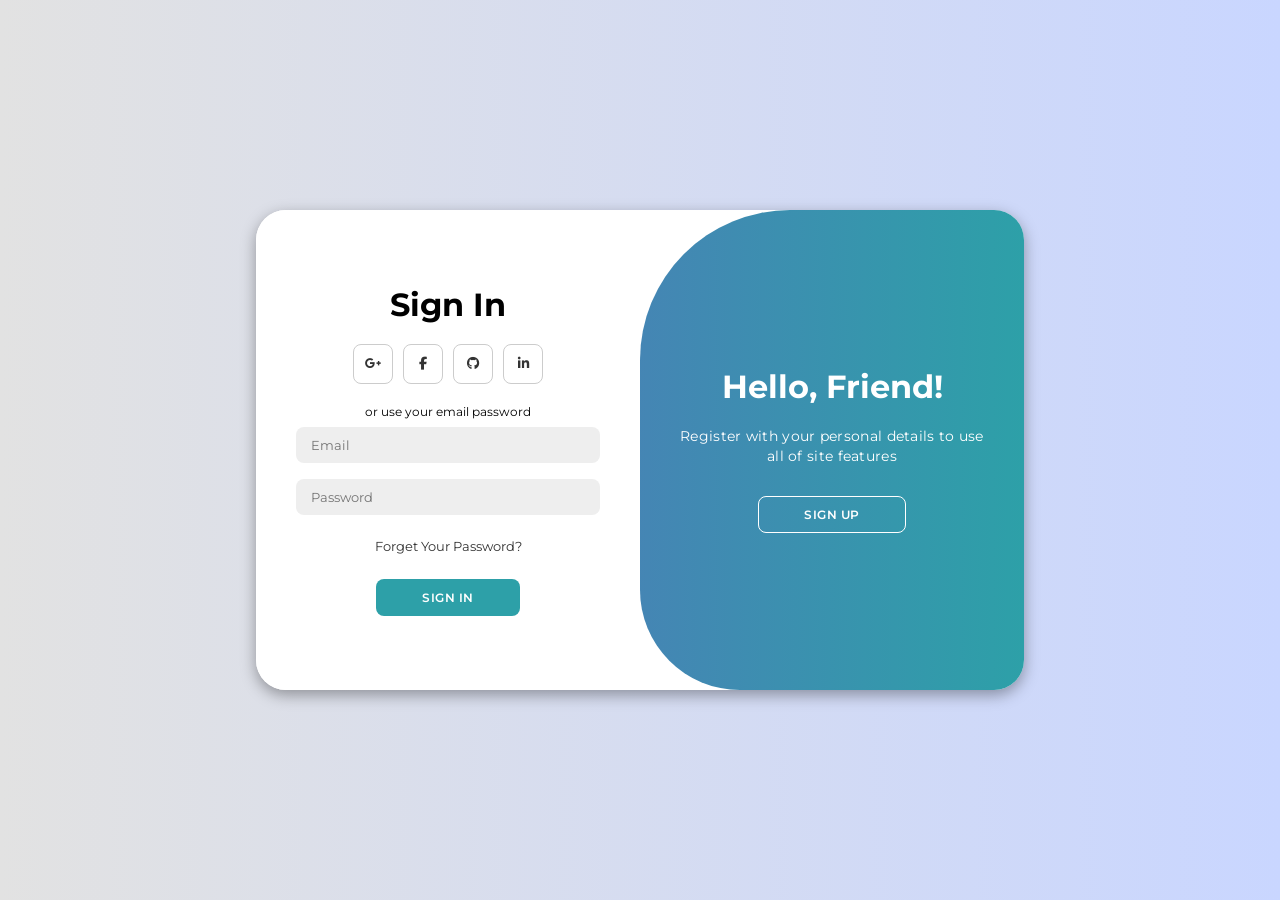
<file: index.html>
<!DOCTYPE html>
<html lang="en">
<head>
  <meta charset="UTF-8" />
  <meta name="viewport" content="width=device-width, initial-scale=1.0" />
  <link rel="stylesheet" href="https://cdnjs.cloudflare.com/ajax/libs/font-awesome/6.4.2/css/all.min.css" />
  <link rel="stylesheet" href="styles.css" />
  <title>NBSC Login | Northern Bukidnon State College</title>
</head>
<body>
  <div class="container" id="container">
    <div class="form-container sign-up">
      <form id="signupForm">
        <h1>Create Account</h1>
        <div class="social-icons">
          <a href="#" class="icon"><i class="fa-brands fa-google-plus-g"></i></a>
          <a href="#" class="icon"><i class="fa-brands fa-facebook-f"></i></a>
          <a href="#" class="icon"><i class="fa-brands fa-github"></i></a>
          <a href="#" class="icon"><i class="fa-brands fa-linkedin-in"></i></a>
        </div>
        <span>or use your email for registration</span>
        <input type="text" id="signupName" placeholder="Full Name" required />
        <input type="email" id="signupEmail" placeholder="Email" required />
        <input type="password" id="signupPassword" placeholder="Password" required />
        <div id="signupError" class="error-msg"></div>
        <button type="submit">Sign Up</button>
      </form>
    </div>
    <div class="form-container sign-in">
      <form id="signinForm">
        <h1>Sign In</h1>
        <div class="social-icons">
          <a href="#" class="icon"><i class="fa-brands fa-google-plus-g"></i></a>
          <a href="#" class="icon"><i class="fa-brands fa-facebook-f"></i></a>
          <a href="#" class="icon"><i class="fa-brands fa-github"></i></a>
          <a href="#" class="icon"><i class="fa-brands fa-linkedin-in"></i></a>
        </div>
        <span>or use your email password</span>
        <input type="email" id="loginEmail" placeholder="Email" required />
        <input type="password" id="loginPassword" placeholder="Password" required />
        <a href="#" id="forgotPasswordLink">Forget Your Password?</a>
        <div id="loginError" class="error-msg"></div>
        <button type="submit">Sign In</button>
      </form>
    </div>
    <div class="toggle-container">
      <div class="toggle">
        <div class="toggle-panel toggle-left">
          <h1>Welcome Back!</h1>
          <p>Enter your personal details to use all of site features</p>
          <button class="hidden" id="login">Sign In</button>
        </div>
        <div class="toggle-panel toggle-right">
          <h1>Hello, Friend!</h1>
          <p>Register with your personal details to use all of site features</p>
          <button class="hidden" id="register">Sign Up</button>
        </div>
      </div>
    </div>
  </div>
  <script src="script.js"></script>
</body>
</html>
</file>
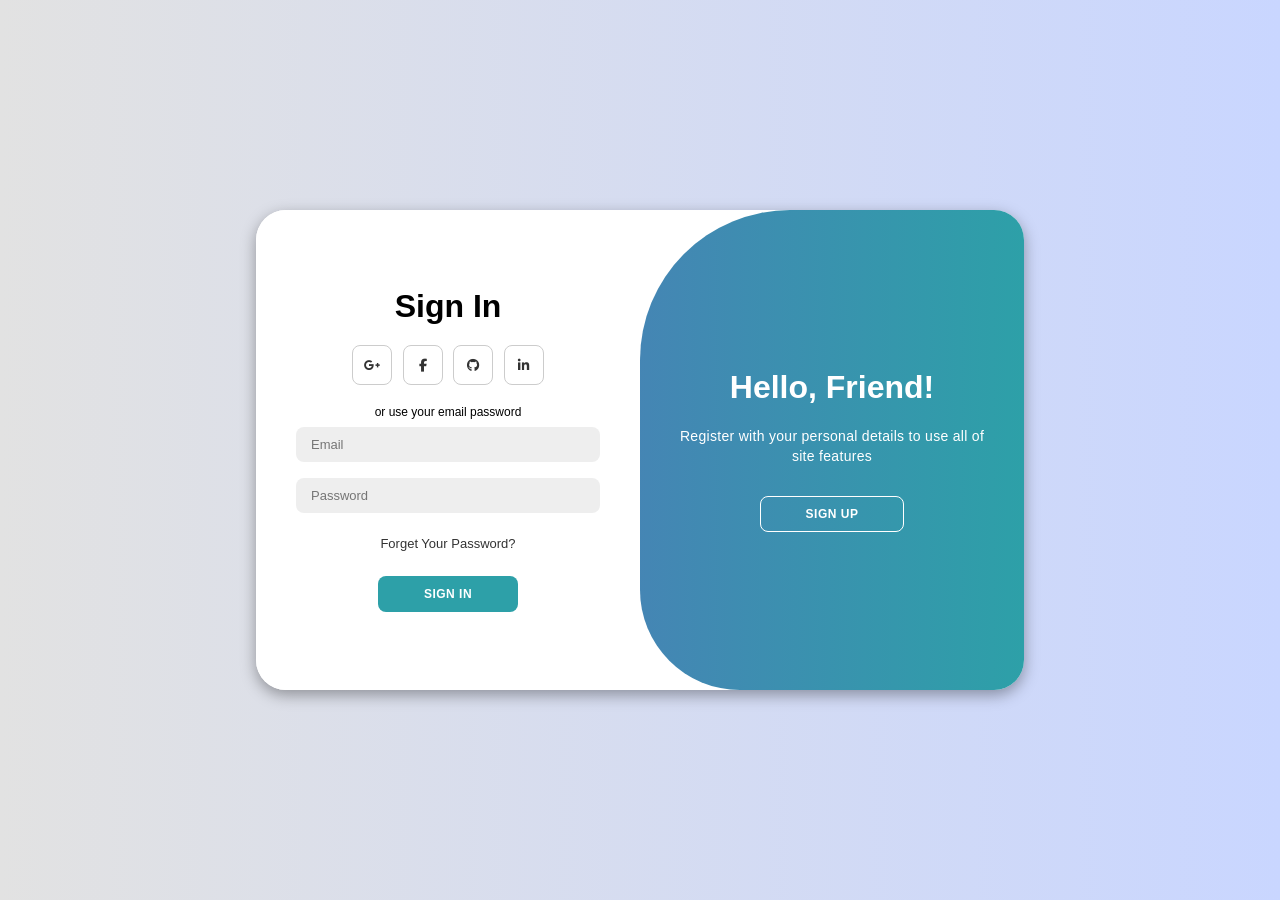
<file: dashboard.html>
<!doctype html>
<html lang="en">

<head>
    <meta charset="UTF-8" />
    <meta name="viewport" content="width=device-width, initial-scale=1.0" />
    <title>NBSC Gradebook</title>
    <link rel="stylesheet" href="dStyle.css" />
    <link
        href="https://fonts.googleapis.com/css2?family=Inter:opsz,wght@14..32,300;14..32,400;14..32,500;14..32,600;14..32,700&family=Playfair+Display:ital,wght@0,400;0,600;1,400&display=swap"
        rel="stylesheet" />
</head>

<body>
    <div class="app-container">
        <div class="nbsc-header">
            <div class="header-left">
                <div class="college-logo">
                    <img src="cropped-NBSC_NewLogo_icon.png" alt="NBSC Logo" class="logo-icon" />
                </div>
                <div class="college-title">
                    <h1>Northern Bukidnon State College</h1>
                    <p><i>Student Grading System</i></p>
                </div>
            </div>

            <div class="header-right">
                <div class="semester-badge">
                    <span id="userNameDisplay" style="margin-right: 15px; font-weight: 600; color: #fff;"></span>
                    <span>📅 2nd Semester</span>
                    <span>SY 2025-2026</span>
                </div>
                <button id="logoutBtn" class="logout-button">🚪 Logout</button>
            </div>
        </div>

        <div class="grading-reference">
            <div class="ref-title">📊 NBSC Grading Scale (1.0 - 5.0 System)</div>
            <div class="ref-scale">
                <div class="ref-item">
                    <span class="grade-point">1.0</span><span>Excellent (92-100%)</span>
                </div>
                <div class="ref-item">
                    <span class="grade-point">1.25</span><span>Superior (89-91%)</span>
                </div>
                <div class="ref-item">
                    <span class="grade-point">1.5</span><span>Very Good (86-88%)</span>
                </div>
                <div class="ref-item">
                    <span class="grade-point">1.75</span><span>Good (83-85%)</span>
                </div>
                <div class="ref-item">
                    <span class="grade-point">2.0</span><span>Satisfactory (80-82%)</span>
                </div>
                <div class="ref-item">
                    <span class="grade-point">2.25</span><span>Fairly Satisfactory (77-79%)</span>
                </div>
                <div class="ref-item">
                    <span class="grade-point">2.5</span><span>Fair (74-76%)</span>
                </div>
                <div class="ref-item">
                    <span class="grade-point">2.75</span><span>Passing (71-73%)</span>
                </div>
                <div class="ref-item">
                    <span class="grade-point">3.0</span><span>Minimum Passing (68-70%)</span>
                </div>
                <div class="ref-item">
                    <span class="grade-point">5.0</span><span>Failed (Below 68%)</span>
                </div>
                <div class="ref-item">
                    <span class="grade-point">INC</span><span>Incomplete</span>
                </div>
            </div>
        </div>


        <div class="stats-grid">
            <div class="stat-card">
                <div class="stat-icon">👨‍🎓</div>
                <div class="stat-info">
                    <h3>Total Students</h3>
                    <p id="totalCount">0</p>
                    <small>enrolled this sem</small>
                </div>
            </div>
            <div class="stat-card">
                <div class="stat-icon">📊</div>
                <div class="stat-info">
                    <h3>Average Grade</h3>
                    <p id="avgGPA">--</p>
                    <small>NBSC scale</small>
                </div>
            </div>
            <div class="stat-card">
                <div class="stat-icon">🏅</div>
                <div class="stat-info">
                    <h3>Dean's Lister</h3>
                    <p id="deanListerCount">0</p>
                    <small>GPA ≥ 1.75</small>
                </div>
            </div>
            <div class="stat-card">
                <div class="stat-icon">📈</div>
                <div class="stat-info">
                    <h3>Passing Rate</h3>
                    <p id="passRate">--</p>
                    <small>≥ 3.0 passing</small>
                </div>
            </div>
        </div>


        <div class="form-section">
            <div class="form-header">
                <div class="form-icon">📝</div>
                <div>
                    <h2>Student Record Registration</h2>
                    <p>Enroll new student • NBSC Official Form</p>
                </div>
            </div>
            <div class="form-body">
                <div class="form-row">
                    <div class="input-group">
                        <label>Student Name (Last, First Middle)</label>
                        <input type="text" id="studentName" placeholder="e.g., Dela Cruz, Juan P." autocomplete="off" />
                    </div>
                    <div class="input-group">
                        <label>Program / Course</label>
                        <input type="text" id="studentSubject" placeholder="e.g., BS Education, BS Criminology"
                            autocomplete="off" />
                    </div>
                    <div class="input-group">
                        <label>Final Percentage (%)</label>
                        <input type="number" id="studentGrade" placeholder="0 to 100" min="0" max="100" step="0.01" />
                        <span class="hint">Converts to NBSC 1.0-5.0 grade</span>
                    </div>
                    <div class="form-buttons">
                        <button id="addBtn" class="btn-register">
                            ➕ Register Student
                        </button>
                        <button id="cancelEditBtn" class="btn-cancel" style="display: none">
                            ✖ Cancel Edit
                        </button>
                    </div>
                </div>
            </div>
        </div>


        <div class="tools-bar">
            <div class="search-wrapper">
                <span class="search-icon">🔍</span>
                <input type="text" id="searchInput" placeholder="Search by name, course, or college ID..." />
                <button id="clearSearchBtn" class="clear-search">Clear</button>
            </div>
            <div class="filter-wrapper">
                <span class="filter-label">Filter by Grade:</span>
                <div class="filter-chips" id="filterContainer">
                    <div data-filter="all" class="chip active">All</div>
                    <div data-filter="1.0" class="chip">1.0 - 1.5 (Excellent)</div>
                    <div data-filter="1.75" class="chip">1.75 - 2.0 (Good)</div>
                    <div data-filter="2.25" class="chip">2.25 - 2.75 (Fair)</div>
                    <div data-filter="3.0" class="chip">3.0 (Passing)</div>
                    <div data-filter="5.0" class="chip">5.0 (Failed)</div>
                </div>
            </div>
        </div>


        <div class="gradebook-table">
            <div class="table-header">
                <h3>📋 Official Class Record • Northern Bukidnon State College</h3>
                <div class="legend">
                    <span><span class="legend-excellent"></span> 1.0-1.5</span>
                    <span><span class="legend-good"></span> 1.75-2.0</span>
                    <span><span class="legend-fair"></span> 2.25-2.75</span>
                    <span><span class="legend-pass"></span> 3.0</span>
                    <span><span class="legend-fail"></span> 5.0</span>
                </div>
            </div>
            <div class="table-wrapper">
                <table>
                    <thead>
                        <tr>
                            <th>ID</th>
                            <th>Student Name</th>
                            <th>Program / Course</th>
                            <th>Percentage</th>
                            <th>NBSC Grade</th>
                            <th>Remarks</th>
                            <th>Actions</th>
                        </tr>
                    </thead>
                    <tbody id="tableBody">
                        <tr class="empty-row">
                            <td colspan="7">
                                🏔️ No student records found. Register a student to begin. 🏔️
                            </td>
                        </tr>
                    </tbody>
                </table>
            </div>
        </div>

        <footer class="footer">
            <p>
                © Northern Bukidnon State College • Registrar's Office • Data synced securely with Cloud Database
            </p>
            <p>
                🔰 Grading System based on NBSC Student Handbook | CRUD Operations | Connected to PHP Backend
            </p>
        </footer>


    </div>
    <script src="sc.js"></script>
</body>

</html>
</file>
<file: styles.css>
@import url('https://fonts.googleapis.com/css2?family=Montserrat:wght@300;400;500;600;700&display=swap');

* {
  margin: 0;
  padding: 0;
  box-sizing: border-box;
  font-family: 'Montserrat', sans-serif;
}

body {
  background-color: #c9d6ff;
  background: linear-gradient(to right, #e2e2e2, #c9d6ff);
  display: flex;
  align-items: center;
  justify-content: center;
  flex-direction: column;
  height: 100vh;
}

.container {
  background-color: #fff;
  border-radius: 30px;
  box-shadow: 0 5px 15px rgba(0, 0, 0, 0.35);
  position: relative;
  overflow: hidden;
  width: 768px;
  max-width: 100%;
  min-height: 480px;
}

.container p {
  font-size: 14px;
  line-height: 20px;
  letter-spacing: 0.3px;
  margin: 20px 0;
}

.container span {
  font-size: 12px;
}

.container a {
  color: #333;
  font-size: 13px;
  text-decoration: none;
  margin: 15px 0 10px;
}

.container button {
  background-color: #2da0a8;
  color: #fff;
  font-size: 12px;
  padding: 10px 45px;
  border: 1px solid transparent;
  border-radius: 8px;
  font-weight: 600;
  letter-spacing: 0.5px;
  text-transform: uppercase;
  margin-top: 10px;
  cursor: pointer;
}

.container button.hidden {
  background-color: transparent;
  border-color: #fff;
}

.container form {
  background-color: #fff;
  display: flex;
  align-items: center;
  justify-content: center;
  flex-direction: column;
  padding: 0 40px;
  height: 100%;
}

.container input {
  background-color: #eee;
  border: none;
  margin: 8px 0;
  padding: 10px 15px;
  font-size: 13px;
  border-radius: 8px;
  width: 100%;
  outline: none;
}

.form-container {
  position: absolute;
  top: 0;
  height: 100%;
  transition: all 0.6s ease-in-out;
}

.sign-in {
  left: 0;
  width: 50%;
  z-index: 2;
}

.container.active .sign-in {
  transform: translateX(100%);
}

.sign-up {
  left: 0;
  width: 50%;
  opacity: 0;
  z-index: 1;
}

.container.active .sign-up {
  transform: translateX(100%);
  opacity: 1;
  z-index: 5;
  animation: move 0.6s;
}

@keyframes move {
  0%, 49.99% {
    opacity: 0;
    z-index: 1;
  }
  50%, 100% {
    opacity: 1;
    z-index: 5;
  }
}

.social-icons {
  margin: 20px 0;
}

.social-icons a {
  border: 1px solid #ccc;
  border-radius: 20%;
  display: inline-flex;
  justify-content: center;
  align-items: center;
  margin: 0 3px;
  width: 40px;
  height: 40px;
}

.toggle-container {
  position: absolute;
  top: 0;
  left: 50%;
  width: 50%;
  height: 100%;
  overflow: hidden;
  transition: all 0.6s ease-in-out;
  border-radius: 150px 0 0 100px;
  z-index: 1000;
}

.container.active .toggle-container {
  transform: translateX(-100%);
  border-radius: 0 150px 100px 0;
}

.toggle {
  background-color: #2da0a8;
  height: 100%;
  background: linear-gradient(to right, #5c6bc0, #2da0a8);
  color: #fff;
  position: relative;
  left: -100%;
  height: 100%;
  width: 200%;
  transform: translateX(0);
  transition: all 0.6s ease-in-out;
}

.container.active .toggle {
  transform: translateX(50%);
}

.toggle-panel {
  position: absolute;
  width: 50%;
  height: 100%;
  display: flex;
  align-items: center;
  justify-content: center;
  flex-direction: column;
  padding: 0 30px;
  text-align: center;
  top: 0;
  transform: translateX(0);
  transition: all 0.6s ease-in-out;
}

.toggle-left {
  transform: translateX(-200%);
}

.container.active .toggle-left {
  transform: translateX(0);
}

.toggle-right {
  right: 0;
  transform: translateX(0);
}

.container.active .toggle-right {
  transform: translateX(200%);
}


.error-msg {
  color: #d32f2f;
  font-size: 11px;
  margin-top: 5px;
  text-align: center;
}
</file>
<file: dStyle.css>
* {
  margin: 0;
  padding: 0;
  box-sizing: border-box;
}
body {
  font-family:
    "Inter",
    system-ui,
    -apple-system,
    sans-serif;
  background: #f0f2f5;
  color: #1e2c3a;
  line-height: 1.45;
}

/*HEADER NKO TOWTT*/
.app-container {
  margin: 0 auto;
}
.nbsc-header {
  background: linear-gradient(135deg, #071b89 0%, #0b348c 100%);
  padding: 1.5rem 1.5rem;
  margin-bottom: 1.5rem;
  display: flex;
  justify-content: space-between;
  align-items: center;
  flex-wrap: wrap;
  gap: 1rem;
  color: white;
  box-shadow: 0 8px 20px rgba(0, 0, 0, 0.15);
}
.header-left {
  display: flex;
  align-items: center;
  gap: 1.2rem;
}
.logo-icon {
  width: 45px;
  height: 45px;
  object-fit: contain;
  display: inline-block;
  vertical-align: middle;
}
.logo-text {
  font-size: 1.5rem;
  font-weight: bold;
  margin-left: 10px;
}
.college-logo {
  display: flex;
  flex-direction: column;
  align-items: center;
  gap: 10px;
  padding: 0.6rem 1rem;
}
.logo-icon {
  font-size: 2rem;
}
.logo-text {
  font-weight: 800;
  font-size: 1rem;
  letter-spacing: 1px;
}
.college-title h1 {
  font-size: 1.4rem;
  font-weight: 700;
  letter-spacing: -0.3px;
}
.college-title p {
  font-size: 0.75rem;
  opacity: 0.85;
  margin-top: 4px;
  color: yellow;
}
.header-right .semester-badge {
  background: rgba(255, 255, 255, 0.15);
  padding: 0.6rem 1.2rem;
  border-radius: 10px;
  text-align: center;
  font-size: 0.8rem;
  font-weight: 500;
}
.logout-button {
  background-color: #9a9594;
  color: white;
  border: none;
  padding: 6px 18px;
  border-radius: 10px;
  font-weight: 500;
  font-size: 0.8rem;
  cursor: pointer;
  margin-left: 1rem;
  margin-top: 1rem;
  transition: background 0.2s;
}
.logout-button:hover {
  background-color: #a03f30;
}
/*HEADER NKO TOWTT*/

/*GRADING SECTION TOWT*/

.grading-reference {
  background: #fff9ef;
  padding: 1rem 1.5rem;
  margin-bottom: 1.8rem;
  border: 1px solid #e8dcc8;
  box-shadow: 0 2px 8px rgba(0, 0, 0, 0.03);
}
.ref-title {
  font-weight: 700;
  color: #7a5c2e;
  margin-bottom: 0.8rem;
  font-size: 0.85rem;
  letter-spacing: 0.5px;
}
.ref-scale {
  display: flex;
  flex-wrap: wrap;
  gap: 0.8rem 1.5rem;
}
.ref-item {
  font-size: 0.7rem;
  display: flex;
  align-items: center;
  gap: 0.5rem;
}
.grade-point {
  font-weight: 800;
  background: #2c5f4a;
  color: white;
  padding: 2px 8px;
  border-radius: 20px;
  font-size: 0.7rem;
  min-width: 38px;
  text-align: center;
}

/*INFORMATION ON BASTA*/

.stats-grid {
  display: grid;
  grid-template-columns: repeat(auto-fit, minmax(220px, 1fr));
  gap: 1.2rem;
  margin-bottom: 2rem;
}
.stat-card {
  background: white;
  border-radius: 20px;
  padding: 1rem 1.2rem;
  display: flex;
  align-items: center;
  gap: 1rem;
  box-shadow: 0 2px 10px rgba(0,0,0,0.04);
  border: 1px solid #e2e9ef;
  transition: 0.2s;
}
.stat-card:hover {
  transform: translateY(-2px);
  box-shadow: 0 8px 20px rgba(0,0,0,0.08);
}
.stat-icon {
  font-size: 2rem;
  background: #ecfdf5;
  width: 52px;
  height: 52px;
  border-radius: 30px;
  display: flex;
  align-items: center;
  justify-content: center;
}
.stat-info h3 {
  font-size: 0.7rem;
  font-weight: 600;
  text-transform: uppercase;
  color: #5d5f7c;
  letter-spacing: 0.5px;
}
.stat-info p {
  font-size: 1.8rem;
  font-weight: 800;
  color: #14285c;
  line-height: 1.2;
}
.stat-info small {
  font-size: 0.65rem;
  color: #8aa0aa;
}

/*STUDENT INPUT INFO*/


.form-section {
  background: white;
  border-radius: 28px;
  margin-bottom: 1.8rem;
  overflow: hidden;
  box-shadow: 0 8px 20px rgba(0,0,0,0.05);
  border: 1px solid #dfe8ef;
}
.form-header {
  background: #fafcf5;
  padding: 1rem 1.8rem;
  border-bottom: 2px solid #e9f0e6;
  display: flex;
  align-items: center;
  gap: 0.8rem;
}
.form-icon {
  font-size: 1.8rem;
}
.form-header h2 {
  font-size: 1.2rem;
  font-weight: 700;
  color: #2c3b5f;
}
.form-header p {
  font-size: 0.7rem;
  color: #7b8c7e;
}
.form-body {
  padding: 1.8rem;
}
.form-row {
  display: flex;
  flex-wrap: wrap;
  gap: 1.2rem;
  align-items: flex-end;
}
.input-group {
  flex: 1;
  min-width: 200px;
}
.input-group label {
  font-size: 0.7rem;
  font-weight: 700;
  color: #4a546b;
  display: block;
  margin-bottom: 5px;
  letter-spacing: 0.3px;
}
.input-group input {
  width: 100%;
  padding: 12px 14px;
  border-radius: 16px;
  border: 1.5px solid #dbe5ec;
  font-family: 'Inter', monospace;
  font-size: 0.9rem;
  transition: 0.2s;
}
.input-group input:focus {
  outline: none;
  border-color: #2c477a;
  box-shadow: 0 0 0 3px rgba(44,122,92,0.1);
}
.hint {
  font-size: 0.6rem;
  color: #9bb2bd;
  display: block;
  margin-top: 4px;
}
.form-buttons {
  display: flex;
  gap: 12px;
  flex-wrap: wrap;
}
.btn-register {
  background: #1e6b50;
  color: white;
  border: none;
  padding: 12px 28px;
  border-radius: 40px;
  font-weight: 700;
  cursor: pointer;
  transition: 0.2s;
  font-size: 0.85rem;
}
.btn-register:hover {
  background: #102287;
  transform: scale(0.97);
}
.btn-cancel {
  background: #eef2f5;
  border: 1px solid #cbdae2;
  padding: 12px 28px;
  border-radius: 40px;
  font-weight: 600;
  cursor: pointer;
}

/*tools*/

.tools-bar {
  background: white;
  border-radius: 18px;
  padding: 0.8rem 1.2rem;
  margin-bottom: 1.8rem;
  display: flex;
  flex-wrap: wrap;
  gap: 1rem;
  justify-content: space-between;
  align-items: center;
  border: 1px solid #e2eaef;
}
.search-wrapper {
  display: flex;
  align-items: center;
  background: #f9fbfd;
  border-radius: 60px;
  border: 1px solid #dce5ec;
  padding: 0.2rem 0.2rem 0.2rem 1rem;
  flex: 2;
  max-width: 360px;
}
.search-wrapper input {
  border: none;
  padding: 10px 8px;
  flex: 1;
  background: transparent;
  outline: none;
}
.clear-search {
  background: #eef2f5;
  border: none;
  padding: 6px 18px;
  border-radius: 40px;
  cursor: pointer;
}
.filter-wrapper {
  display: flex;
  align-items: center;
  gap: 12px;
  flex-wrap: wrap;
}
.filter-chips {
  display: flex;
  gap: 8px;
  flex-wrap: wrap;
}
.chip {
  background: #eff3f8;
  padding: 6px 14px;
  border-radius: 30px;
  font-size: 0.7rem;
  font-weight: 500;
  cursor: pointer;
}
.chip.active {
  background: #2c5f4a;
  color: white;
}


.gradebook-table {
  background: white;
  border-radius: 24px;
  overflow: hidden;
  box-shadow: 0 4px 16px rgba(0,0,0,0.05);
}
.table-header {
  display: flex;
  justify-content: space-between;
  align-items: center;
  padding: 1rem 1.5rem;
  background: #f7faf7;
  border-bottom: 1px solid #e2ece4;
  flex-wrap: wrap;
  gap: 10px;
}
.table-header h3 {
  font-size: 0.9rem;
  font-weight: 700;
  color: #2c5f4a;
}
.legend {
  display: flex;
  gap: 12px;
  font-size: 0.65rem;
}
.legend span {
  display: inline-flex;
  align-items: center;
  gap: 5px;
}
.legend-excellent, .legend-good, .legend-fair, .legend-pass, .legend-fail {
  width: 12px;
  height: 12px;
  border-radius: 4px;
}
.legend-excellent { background: #1f8a6b; }
.legend-good { background: #3b8f6a; }
.legend-fair { background: #e4a11b; }
.legend-pass { background: #5f9ea0; }
.legend-fail { background: #c25a4a; }

.table-wrapper {
  overflow-x: auto;
}
table {
  width: 100%;
  border-collapse: collapse;
}
th {
  background: #f3f9f0;
  padding: 1rem 1rem;
  text-align: left;
  font-size: 0.75rem;
  font-weight: 700;
  color: #386454;
}
td {
  padding: 1rem 1rem;
  border-bottom: 1px solid #ecf3e8;
  font-size: 0.85rem;
}
.empty-row td {
  text-align: center;
  padding: 2.5rem;
  color: #98ab9e;
}
.nbsc-grade {
  font-weight: 800;
  background: #eceff3;
  display: inline-block;
  padding: 4px 12px;
  border-radius: 30px;
  font-size: 0.8rem;
}
.remarks-pass { color: #1f7840; font-weight: 600; }
.remarks-fail { color: #bc5442; font-weight: 600; }
.action-buttons {
  display: flex;
  gap: 8px;
}
.action-btn {
  background: transparent;
  border: none;
  padding: 6px 14px;
  border-radius: 30px;
  font-size: 0.7rem;
  font-weight: 600;
  cursor: pointer;
}
.edit-action {
  background: #fff4e0;
  color: #b46f1a;
}
.delete-action {
  background: #feeae9;
  color: #b13b2c;
}
.footer {
  margin-top: 2rem;
  text-align: center;
  font-size: 0.7rem;
  color: #6d897a;
  border-top: 1px solid #dce5e0;
  padding-top: 1.5rem;
}
@media (max-width: 780px) {
  .app-container { padding: 1rem; }
  .form-row { flex-direction: column; }
}

.delete-btn {
  background: #c25a4a; /* NBSC Red-ish for Danger */
  color: white;
  border: none;
  padding: 6px 12px;
  border-radius: 4px;
  cursor: pointer;
  transition: opacity 0.2s;
}

.delete-btn:hover {
  opacity: 0.8;
}
</file>
